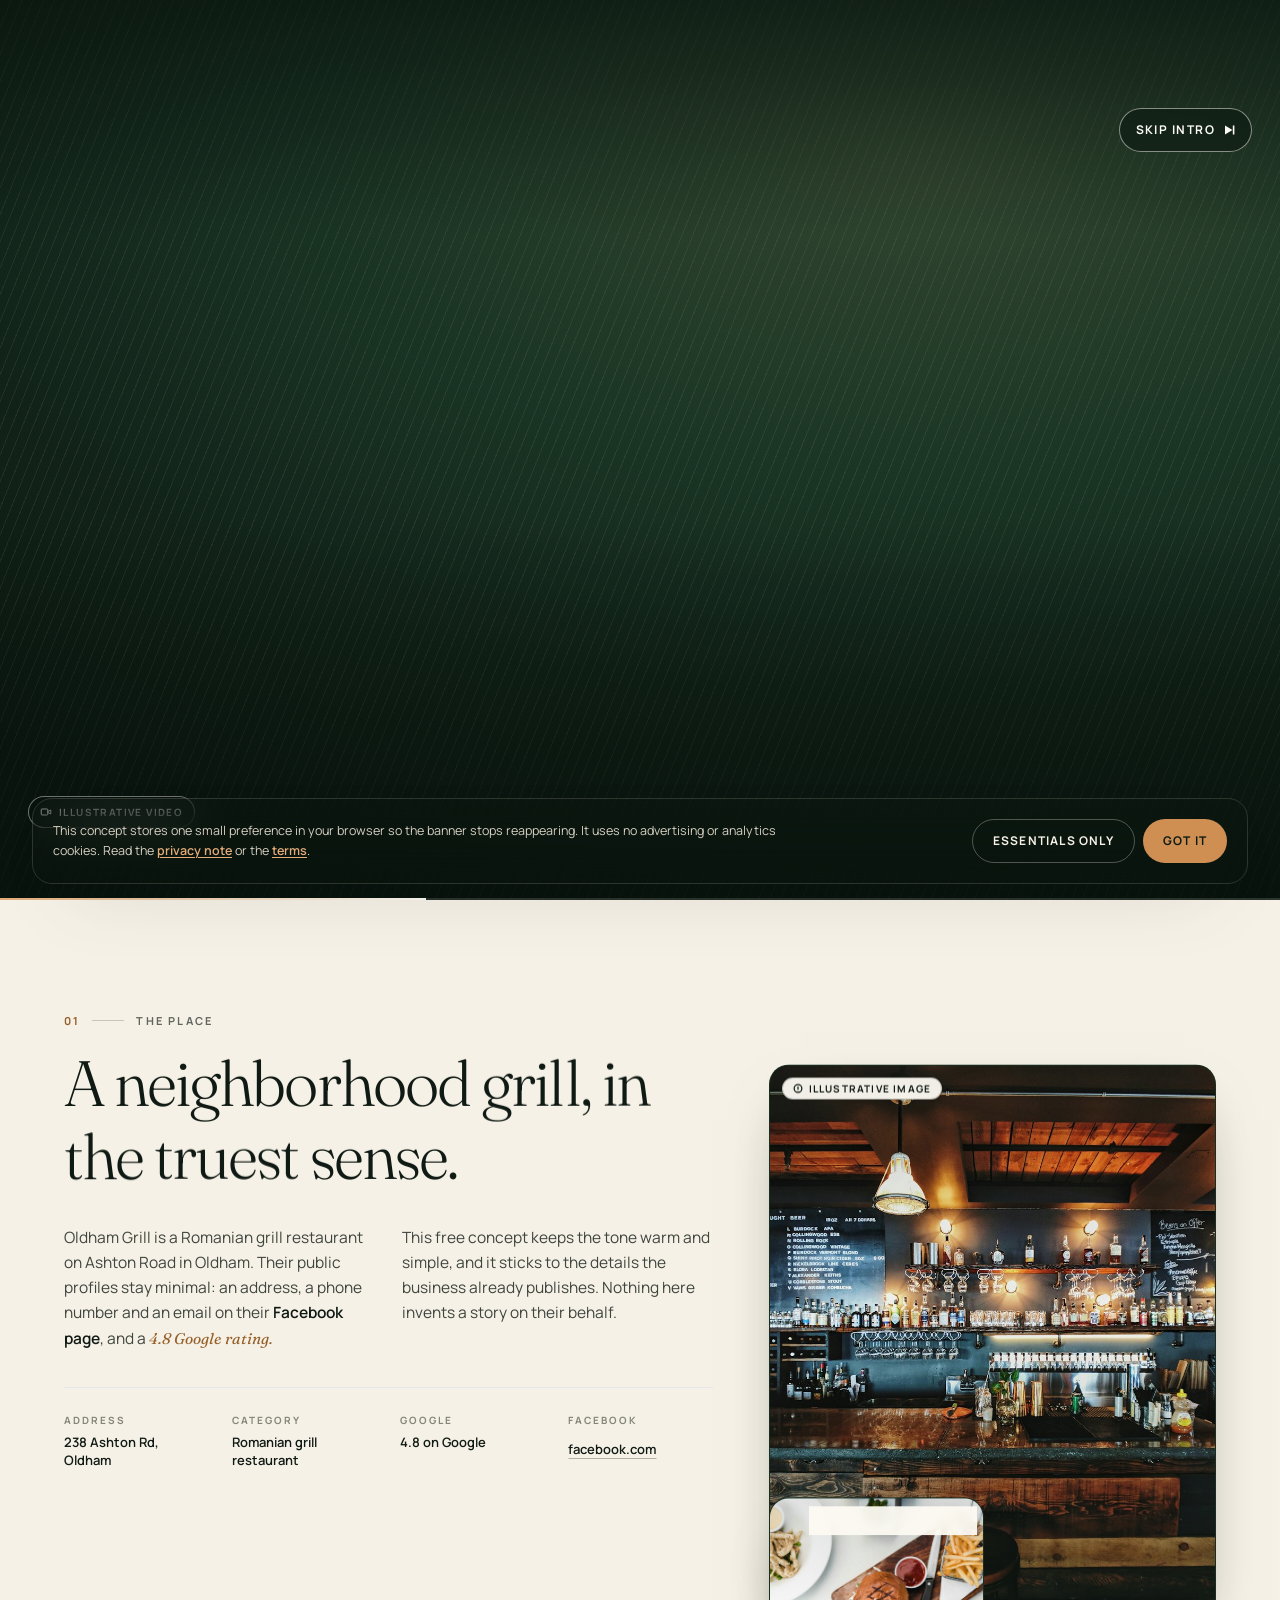
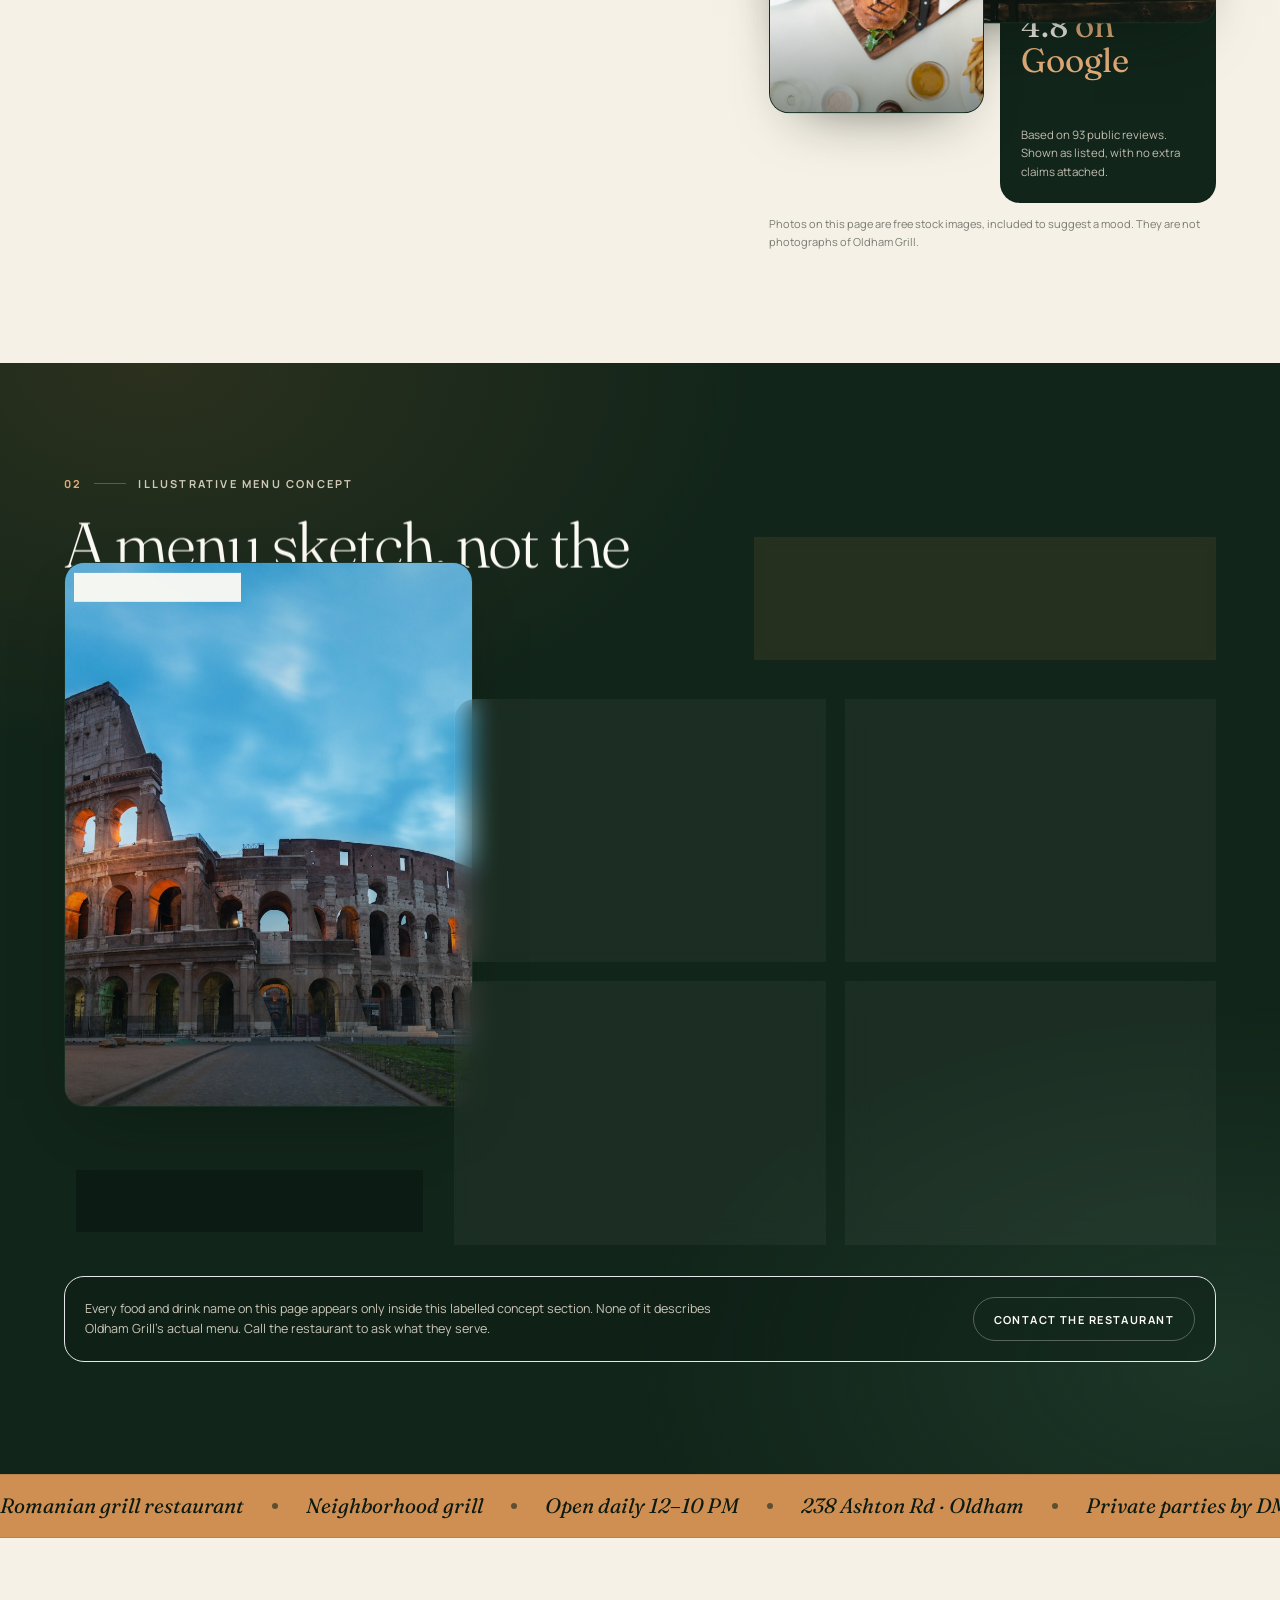
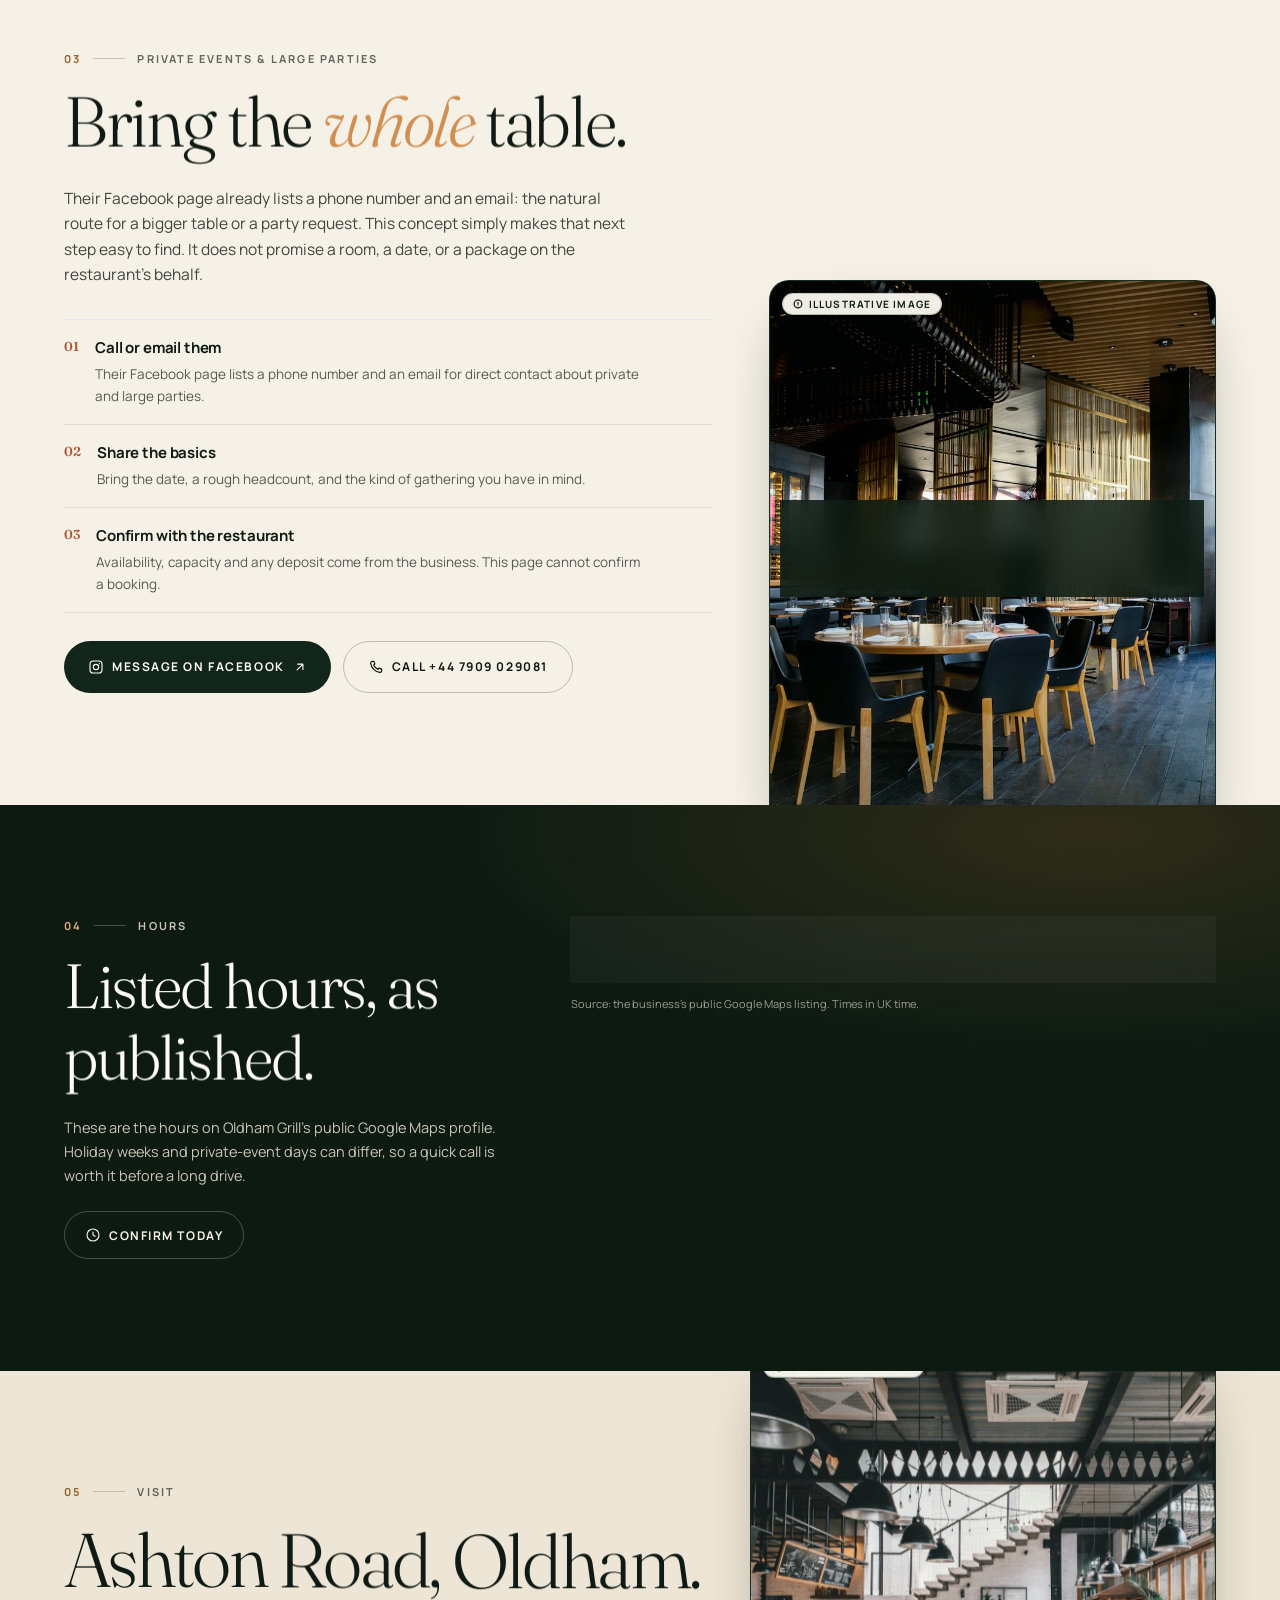
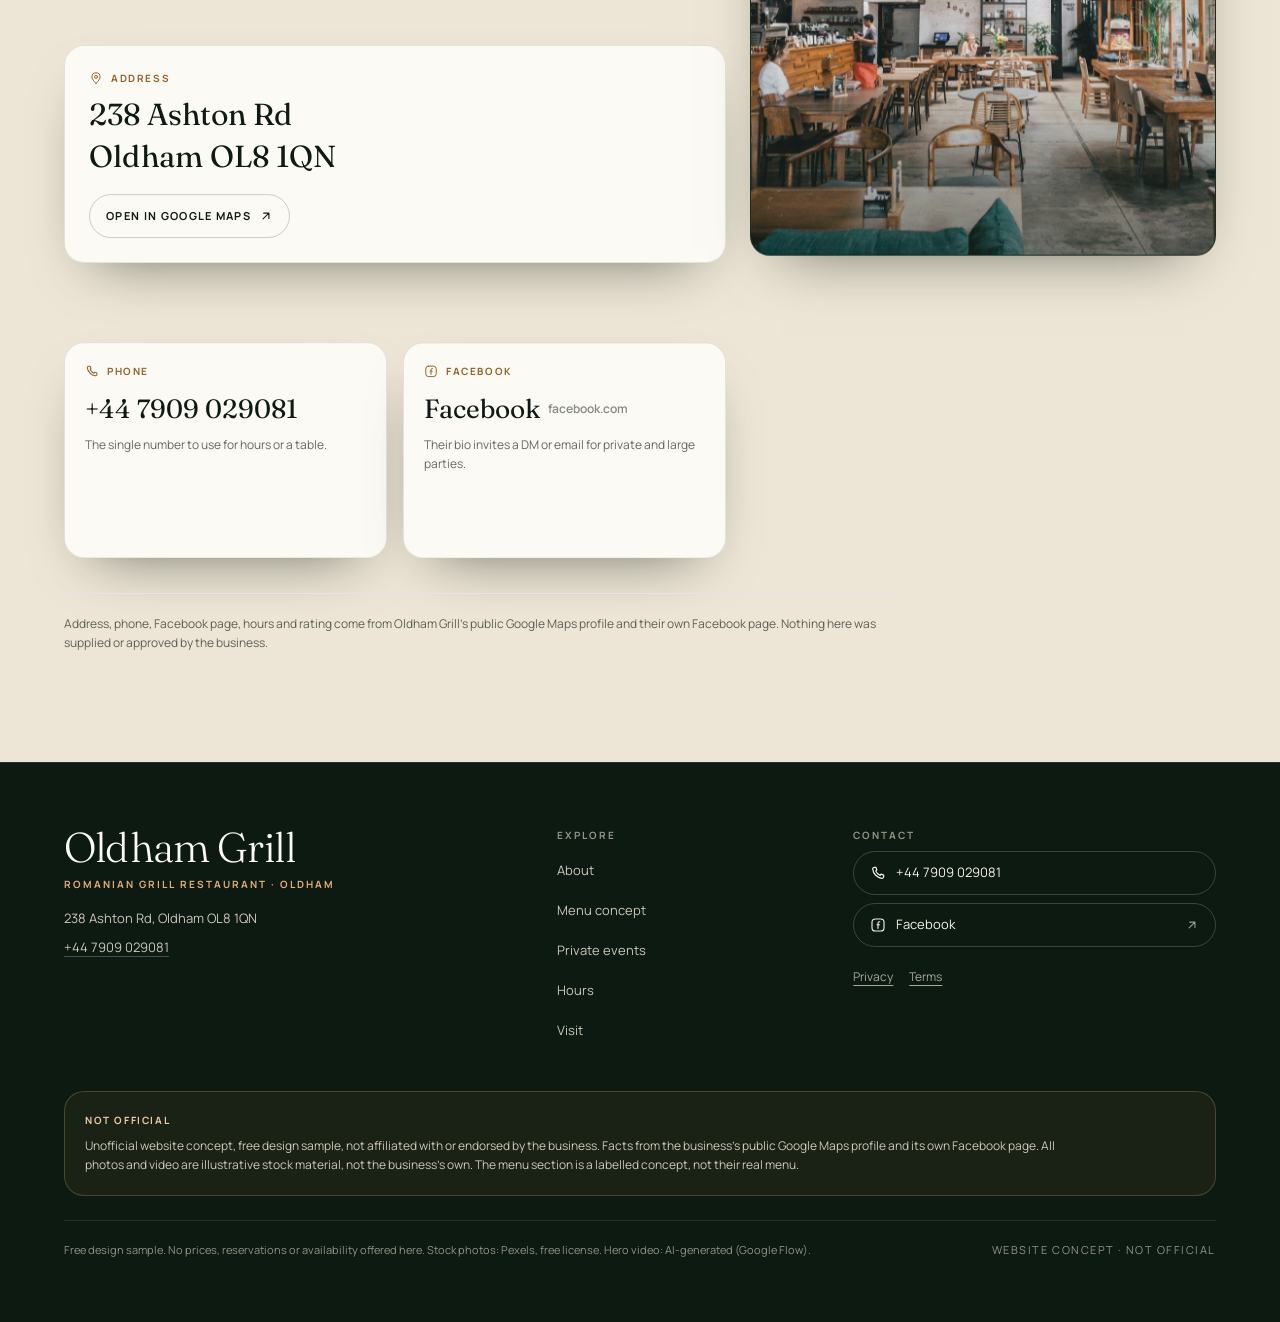
<file: index.html>
<!doctype html>
<html lang="en">
  <head>
    <meta charset="UTF-8" />
    <meta name="viewport" content="width=device-width, initial-scale=1.0" />
    <meta name="robots" content="noindex,nofollow" />
    <meta name="theme-color" content="#0C1A12" />
    <meta
      name="description"
      content="A free, unofficial website concept for Oldham Grill, a Romanian grill restaurant on Ashton Road in Oldham. Not the official website."
    />
    <title>Oldham Grill · Romanian Grill Restaurant · Website Concept (Not Official)</title>

    <!--
      Deep links such as /privacy work on static hosts that fall back to
      index.html (or 404.html). Because the build uses relative asset paths
      (base './'), this snippet points relative URLs back at the app folder
      when the browser lands on a known route one level deep.
    -->
    <script>
      (function () {
        try {
          var path = window.location.pathname
          var match = path.match(/^(.*)\/(privacy|terms)\/?$/)
          if (match) {
            var base = document.createElement('base')
            base.href = (match[1] || '') + '/'
            document.head.appendChild(base)
          }
        } catch (e) {}
      })()
    </script>

    <link
      rel="preload"
      href="./assets/fonts/fraunces-normal.woff2"
      as="font"
      type="font/woff2"
      crossorigin
    />
    <link
      rel="preload"
      href="./assets/fonts/manrope-normal.woff2"
      as="font"
      type="font/woff2"
      crossorigin
    />
    <link rel="stylesheet" href="./assets/fonts/fonts.css" />
    <script type="module" crossorigin src="./static/index-BShz_Dxt.js"></script>
    <link rel="stylesheet" crossorigin href="./static/index-CjeqylPV.css">
  </head>
  <body>
    <div id="root"></div>
  </body>
</html>
</file>
<file: assets/fonts/fonts.css>
@font-face {
  font-family: 'Fraunces';
  font-style: normal;
  font-weight: 300 700;
  font-display: swap;
  src: url('./fraunces-normal.woff2') format('woff2');
}

@font-face {
  font-family: 'Fraunces';
  font-style: italic;
  font-weight: 300 600;
  font-display: swap;
  src: url('./fraunces-italic.woff2') format('woff2');
}

@font-face {
  font-family: 'Manrope';
  font-style: normal;
  font-weight: 300 800;
  font-display: swap;
  src: url('./manrope-normal.woff2') format('woff2');
}
</file>
<file: static/index-CjeqylPV.css>
*,:after,:before{--tw-border-spacing-x:0;--tw-border-spacing-y:0;--tw-translate-x:0;--tw-translate-y:0;--tw-rotate:0;--tw-skew-x:0;--tw-skew-y:0;--tw-scale-x:1;--tw-scale-y:1;--tw-pan-x: ;--tw-pan-y: ;--tw-pinch-zoom: ;--tw-scroll-snap-strictness:proximity;--tw-gradient-from-position: ;--tw-gradient-via-position: ;--tw-gradient-to-position: ;--tw-ordinal: ;--tw-slashed-zero: ;--tw-numeric-figure: ;--tw-numeric-spacing: ;--tw-numeric-fraction: ;--tw-ring-inset: ;--tw-ring-offset-width:0px;--tw-ring-offset-color:#fff;--tw-ring-color:rgba(59,130,246,.5);--tw-ring-offset-shadow:0 0 #0000;--tw-ring-shadow:0 0 #0000;--tw-shadow:0 0 #0000;--tw-shadow-colored:0 0 #0000;--tw-blur: ;--tw-brightness: ;--tw-contrast: ;--tw-grayscale: ;--tw-hue-rotate: ;--tw-invert: ;--tw-saturate: ;--tw-sepia: ;--tw-drop-shadow: ;--tw-backdrop-blur: ;--tw-backdrop-brightness: ;--tw-backdrop-contrast: ;--tw-backdrop-grayscale: ;--tw-backdrop-hue-rotate: ;--tw-backdrop-invert: ;--tw-backdrop-opacity: ;--tw-backdrop-saturate: ;--tw-backdrop-sepia: ;--tw-contain-size: ;--tw-contain-layout: ;--tw-contain-paint: ;--tw-contain-style: }::backdrop{--tw-border-spacing-x:0;--tw-border-spacing-y:0;--tw-translate-x:0;--tw-translate-y:0;--tw-rotate:0;--tw-skew-x:0;--tw-skew-y:0;--tw-scale-x:1;--tw-scale-y:1;--tw-pan-x: ;--tw-pan-y: ;--tw-pinch-zoom: ;--tw-scroll-snap-strictness:proximity;--tw-gradient-from-position: ;--tw-gradient-via-position: ;--tw-gradient-to-position: ;--tw-ordinal: ;--tw-slashed-zero: ;--tw-numeric-figure: ;--tw-numeric-spacing: ;--tw-numeric-fraction: ;--tw-ring-inset: ;--tw-ring-offset-width:0px;--tw-ring-offset-color:#fff;--tw-ring-color:rgba(59,130,246,.5);--tw-ring-offset-shadow:0 0 #0000;--tw-ring-shadow:0 0 #0000;--tw-shadow:0 0 #0000;--tw-shadow-colored:0 0 #0000;--tw-blur: ;--tw-brightness: ;--tw-contrast: ;--tw-grayscale: ;--tw-hue-rotate: ;--tw-invert: ;--tw-saturate: ;--tw-sepia: ;--tw-drop-shadow: ;--tw-backdrop-blur: ;--tw-backdrop-brightness: ;--tw-backdrop-contrast: ;--tw-backdrop-grayscale: ;--tw-backdrop-hue-rotate: ;--tw-backdrop-invert: ;--tw-backdrop-opacity: ;--tw-backdrop-saturate: ;--tw-backdrop-sepia: ;--tw-contain-size: ;--tw-contain-layout: ;--tw-contain-paint: ;--tw-contain-style: }/*! tailwindcss v3.4.19 | MIT License | https://tailwindcss.com*/*,:after,:before{box-sizing:border-box;border:0 solid #e5e7eb}:after,:before{--tw-content:""}:host,html{line-height:1.5;-webkit-text-size-adjust:100%;-moz-tab-size:4;-o-tab-size:4;tab-size:4;font-family:Manrope,system-ui,-apple-system,Segoe UI,sans-serif;font-feature-settings:normal;font-variation-settings:normal;-webkit-tap-highlight-color:transparent}body{margin:0;line-height:inherit}hr{height:0;color:inherit;border-top-width:1px}abbr:where([title]){-webkit-text-decoration:underline dotted;text-decoration:underline dotted}h1,h2,h3,h4,h5,h6{font-size:inherit;font-weight:inherit}a{color:inherit;text-decoration:inherit}b,strong{font-weight:bolder}code,kbd,pre,samp{font-family:ui-monospace,SFMono-Regular,Menlo,Monaco,Consolas,Liberation Mono,Courier New,monospace;font-feature-settings:normal;font-variation-settings:normal;font-size:1em}small{font-size:80%}sub,sup{font-size:75%;line-height:0;position:relative;vertical-align:baseline}sub{bottom:-.25em}sup{top:-.5em}table{text-indent:0;border-color:inherit;border-collapse:collapse}button,input,optgroup,select,textarea{font-family:inherit;font-feature-settings:inherit;font-variation-settings:inherit;font-size:100%;font-weight:inherit;line-height:inherit;letter-spacing:inherit;color:inherit;margin:0;padding:0}button,select{text-transform:none}button,input:where([type=button]),input:where([type=reset]),input:where([type=submit]){-webkit-appearance:button;background-color:transparent;background-image:none}:-moz-focusring{outline:auto}:-moz-ui-invalid{box-shadow:none}progress{vertical-align:baseline}::-webkit-inner-spin-button,::-webkit-outer-spin-button{height:auto}[type=search]{-webkit-appearance:textfield;outline-offset:-2px}::-webkit-search-decoration{-webkit-appearance:none}::-webkit-file-upload-button{-webkit-appearance:button;font:inherit}summary{display:list-item}blockquote,dd,dl,figure,h1,h2,h3,h4,h5,h6,hr,p,pre{margin:0}fieldset{margin:0}fieldset,legend{padding:0}menu,ol,ul{list-style:none;margin:0;padding:0}dialog{padding:0}textarea{resize:vertical}input::-moz-placeholder,textarea::-moz-placeholder{opacity:1;color:#9ca3af}input::placeholder,textarea::placeholder{opacity:1;color:#9ca3af}[role=button],button{cursor:pointer}:disabled{cursor:default}audio,canvas,embed,iframe,img,object,svg,video{display:block;vertical-align:middle}img,video{max-width:100%;height:auto}[hidden]:where(:not([hidden=until-found])){display:none}.sr-only{position:absolute;width:1px;height:1px;padding:0;margin:-1px;overflow:hidden;clip:rect(0,0,0,0);white-space:nowrap;border-width:0}.pointer-events-none{pointer-events:none}.visible{visibility:visible}.static{position:static}.fixed{position:fixed}.absolute{position:absolute}.relative{position:relative}.sticky{position:sticky}.inset-0{top:0;right:0;bottom:0;left:0}.inset-x-0{left:0;right:0}.inset-x-3{left:.75rem;right:.75rem}.inset-x-\[12\%\]{left:12%;right:12%}.inset-x-\[16\%\]{left:16%;right:16%}.bottom-0{bottom:0}.bottom-2{bottom:.5rem}.bottom-3{bottom:.75rem}.bottom-4{bottom:1rem}.bottom-\[14\%\]{bottom:14%}.left-0{left:0}.left-1\/2{left:50%}.left-3{left:.75rem}.left-4{left:1rem}.right-0{right:0}.right-2\.5{right:.625rem}.right-4{right:1rem}.top-0{top:0}.top-1\.5{top:.375rem}.top-2\.5{top:.625rem}.top-3{top:.75rem}.top-4{top:1rem}.top-\[14\%\]{top:14%}.top-\[18\%\]{top:18%}.top-\[22\%\]{top:22%}.top-\[26\%\]{top:26%}.top-\[8\%\]{top:8%}.top-\[var\(--banner-h\)\]{top:var(--banner-h)}.isolate{isolation:isolate}.-z-10{z-index:-10}.z-10{z-index:10}.z-20{z-index:20}.z-40{z-index:40}.z-50{z-index:50}.z-\[45\]{z-index:45}.mx-auto{margin-left:auto;margin-right:auto}.mb-6{margin-bottom:1.5rem}.ml-2{margin-left:.5rem}.ml-auto{margin-left:auto}.mt-1{margin-top:.25rem}.mt-1\.5{margin-top:.375rem}.mt-10{margin-top:2.5rem}.mt-12{margin-top:3rem}.mt-2{margin-top:.5rem}.mt-3{margin-top:.75rem}.mt-4{margin-top:1rem}.mt-5{margin-top:1.25rem}.mt-6{margin-top:1.5rem}.mt-7{margin-top:1.75rem}.mt-8{margin-top:2rem}.mt-9{margin-top:2.25rem}.block{display:block}.inline-block{display:inline-block}.flex{display:flex}.inline-flex{display:inline-flex}.table{display:table}.grid{display:grid}.hidden{display:none}.aspect-\[4\/3\]{aspect-ratio:4/3}.aspect-\[4\/5\]{aspect-ratio:4/5}.aspect-square{aspect-ratio:1/1}.h-1{height:.25rem}.h-1\.5{height:.375rem}.h-1\/2{height:50%}.h-1\/3{height:33.333333%}.h-11{height:2.75rem}.h-12{height:3rem}.h-16{height:4rem}.h-2{height:.5rem}.h-2\.5{height:.625rem}.h-24{height:6rem}.h-3{height:.75rem}.h-3\.5{height:.875rem}.h-4{height:1rem}.h-5{height:1.25rem}.h-9{height:2.25rem}.h-\[1\.6px\]{height:1.6px}.h-\[16\%\]{height:16%}.h-\[24\%\]{height:24%}.h-\[42\%\]{height:42%}.h-\[46\%\]{height:46%}.h-\[6\%\]{height:6%}.h-\[62\%\]{height:62%}.h-\[70\%\]{height:70%}.h-\[74\%\]{height:74%}.h-\[88\%\]{height:88%}.h-\[var\(--banner-h\)\]{height:var(--banner-h)}.h-\[var\(--header-h\)\]{height:var(--header-h)}.h-full{height:100%}.h-px{height:1px}.min-h-\[100svh\]{min-height:100svh}.min-h-\[32px\]{min-height:32px}.min-h-\[36px\]{min-height:36px}.min-h-\[40px\]{min-height:40px}.min-h-\[44px\]{min-height:44px}.min-h-\[48px\]{min-height:48px}.min-h-\[52px\]{min-height:52px}.min-h-\[54px\]{min-height:54px}.min-h-screen{min-height:100vh}.w-1{width:.25rem}.w-1\.5{width:.375rem}.w-11{width:2.75rem}.w-12{width:3rem}.w-2{width:.5rem}.w-2\.5{width:.625rem}.w-24{width:6rem}.w-3{width:.75rem}.w-3\.5{width:.875rem}.w-4{width:1rem}.w-5{width:1.25rem}.w-6{width:1.5rem}.w-8{width:2rem}.w-9{width:2.25rem}.w-\[38\%\]{width:38%}.w-\[52\%\]{width:52%}.w-full{width:100%}.w-max{width:-moz-max-content;width:max-content}.w-px{width:1px}.max-w-\[18ch\]{max-width:18ch}.max-w-\[20ch\]{max-width:20ch}.max-w-\[22ch\]{max-width:22ch}.max-w-\[24rem\]{max-width:24rem}.max-w-\[26rem\]{max-width:26rem}.max-w-\[27rem\]{max-width:27rem}.max-w-\[34rem\]{max-width:34rem}.max-w-\[36rem\]{max-width:36rem}.max-w-\[42rem\]{max-width:42rem}.max-w-\[46rem\]{max-width:46rem}.max-w-\[52rem\]{max-width:52rem}.max-w-\[54rem\]{max-width:54rem}.max-w-\[62rem\]{max-width:62rem}.max-w-shell{max-width:76rem}.flex-1{flex:1 1 0%}.shrink-0{flex-shrink:0}.origin-bottom{transform-origin:bottom}.origin-left{transform-origin:left}.-translate-x-1\/2{--tw-translate-x:-50%}.-rotate-45,.-translate-x-1\/2{transform:translate(var(--tw-translate-x),var(--tw-translate-y)) rotate(var(--tw-rotate)) skew(var(--tw-skew-x)) skewY(var(--tw-skew-y)) scaleX(var(--tw-scale-x)) scaleY(var(--tw-scale-y))}.-rotate-45{--tw-rotate:-45deg}.rotate-180{--tw-rotate:180deg}.rotate-180,.rotate-45{transform:translate(var(--tw-translate-x),var(--tw-translate-y)) rotate(var(--tw-rotate)) skew(var(--tw-skew-x)) skewY(var(--tw-skew-y)) scaleX(var(--tw-scale-x)) scaleY(var(--tw-scale-y))}.rotate-45{--tw-rotate:45deg}.scale-x-0{--tw-scale-x:0}.scale-x-0,.transform{transform:translate(var(--tw-translate-x),var(--tw-translate-y)) rotate(var(--tw-rotate)) skew(var(--tw-skew-x)) skewY(var(--tw-skew-y)) scaleX(var(--tw-scale-x)) scaleY(var(--tw-scale-y))}.cursor-pointer{cursor:pointer}.resize{resize:both}.grid-cols-2{grid-template-columns:repeat(2,minmax(0,1fr))}.grid-cols-\[auto_1fr\]{grid-template-columns:auto 1fr}.flex-col{flex-direction:column}.flex-wrap{flex-wrap:wrap}.items-start{align-items:flex-start}.items-end{align-items:flex-end}.items-center{align-items:center}.items-baseline{align-items:baseline}.justify-end{justify-content:flex-end}.justify-center{justify-content:center}.justify-between{justify-content:space-between}.gap-0\.5{gap:.125rem}.gap-1\.5{gap:.375rem}.gap-10{gap:2.5rem}.gap-2{gap:.5rem}.gap-2\.5{gap:.625rem}.gap-3{gap:.75rem}.gap-4{gap:1rem}.gap-5{gap:1.25rem}.gap-6{gap:1.5rem}.gap-7{gap:1.75rem}.gap-8{gap:2rem}.gap-9{gap:2.25rem}.gap-x-4{-moz-column-gap:1rem;column-gap:1rem}.gap-x-5{-moz-column-gap:1.25rem;column-gap:1.25rem}.gap-x-6{-moz-column-gap:1.5rem;column-gap:1.5rem}.gap-y-1{row-gap:.25rem}.gap-y-2{row-gap:.5rem}.gap-y-5{row-gap:1.25rem}.space-y-7>:not([hidden])~:not([hidden]){--tw-space-y-reverse:0;margin-top:calc(1.75rem*(1 - var(--tw-space-y-reverse)));margin-bottom:calc(1.75rem*var(--tw-space-y-reverse))}.overflow-hidden,.truncate{overflow:hidden}.truncate{text-overflow:ellipsis}.truncate,.whitespace-nowrap{white-space:nowrap}.rounded{border-radius:.25rem}.rounded-2xl{border-radius:1rem}.rounded-card{border-radius:1.25rem}.rounded-full{border-radius:9999px}.rounded-sm{border-radius:.125rem}.rounded-xl{border-radius:.75rem}.rounded-b-md{border-bottom-right-radius:.375rem;border-bottom-left-radius:.375rem}.rounded-t-full{border-top-left-radius:9999px;border-top-right-radius:9999px}.rounded-t-md{border-top-left-radius:.375rem;border-top-right-radius:.375rem}.rounded-t-sm{border-top-left-radius:.125rem;border-top-right-radius:.125rem}.border{border-width:1px}.border-y{border-top-width:1px}.border-b,.border-y{border-bottom-width:1px}.border-t{border-top-width:1px}.border-bone-100\/10{border-color:#f6f0e51a}.border-bone-100\/15{border-color:#f6f0e526}.border-bone-100\/20{border-color:#f6f0e533}.border-bone-100\/25{border-color:#f6f0e540}.border-bone-100\/30{border-color:#f6f0e54d}.border-bone-100\/40{border-color:#f6f0e566}.border-bottle-950\/10{border-color:#0c1a121a}.border-copper-300\/25{border-color:#e2ac7840}.border-copper-300\/35{border-color:#e2ac7859}.border-copper-500\/25{border-color:#b8733340}.border-copper-500\/30{border-color:#b873334d}.border-copper-500\/40{border-color:#b8733366}.border-ink\/10{border-color:#101a141a}.border-ink\/20{border-color:#101a1433}.border-ink\/25{border-color:#101a1440}.border-transparent{border-color:transparent}.bg-amber-200{--tw-bg-opacity:1;background-color:rgb(253 230 138/var(--tw-bg-opacity,1))}.bg-amber-200\/80{background-color:#fde68bcc}.bg-amber-300{--tw-bg-opacity:1;background-color:rgb(252 211 77/var(--tw-bg-opacity,1))}.bg-amber-300\/70{background-color:#fcd34db3}.bg-amber-400{--tw-bg-opacity:1;background-color:rgb(251 191 36/var(--tw-bg-opacity,1))}.bg-amber-400\/20{background-color:#fbbf2433}.bg-bone-100{--tw-bg-opacity:1;background-color:rgb(246 241 230/var(--tw-bg-opacity,1))}.bg-bone-100\/15{background-color:#f6f0e526}.bg-bone-100\/25{background-color:#f6f0e540}.bg-bone-200{--tw-bg-opacity:1;background-color:rgb(237 229 213/var(--tw-bg-opacity,1))}.bg-bone-50{--tw-bg-opacity:1;background-color:rgb(252 250 244/var(--tw-bg-opacity,1))}.bg-bone-50\/80{background-color:#fcfaf3cc}.bg-bone-50\/95{background-color:#fcfaf3f2}.bg-bone-50\/\[0\.045\]{background-color:#fcfaf30b}.bg-bone-50\/\[0\.04\]{background-color:#fcfaf30a}.bg-bottle-800{--tw-bg-opacity:1;background-color:rgb(24 49 35/var(--tw-bg-opacity,1))}.bg-bottle-900{--tw-bg-opacity:1;background-color:rgb(18 37 26/var(--tw-bg-opacity,1))}.bg-bottle-900\/60{background-color:#12251a99}.bg-bottle-900\/90{background-color:#12251ae6}.bg-bottle-950{--tw-bg-opacity:1;background-color:rgb(12 26 18/var(--tw-bg-opacity,1))}.bg-bottle-950\/30{background-color:#0c1a124d}.bg-bottle-950\/40{background-color:#0c1a1266}.bg-bottle-950\/80{background-color:#0c1a12cc}.bg-bottle-950\/85{background-color:#0c1a12d9}.bg-copper-300{--tw-bg-opacity:1;background-color:rgb(227 172 121/var(--tw-bg-opacity,1))}.bg-copper-400{--tw-bg-opacity:1;background-color:rgb(208 143 82/var(--tw-bg-opacity,1))}.bg-copper-400\/10{background-color:#d08f521a}.bg-copper-400\/15{background-color:#d08f5226}.bg-copper-400\/\[0\.07\]{background-color:#d08f5212}.bg-copper-500{--tw-bg-opacity:1;background-color:rgb(184 115 51/var(--tw-bg-opacity,1))}.bg-current{background-color:currentColor}.bg-green-700\/80{background-color:#15803dcc}.bg-green-950{--tw-bg-opacity:1;background-color:rgb(5 46 22/var(--tw-bg-opacity,1))}.bg-ink{--tw-bg-opacity:1;background-color:rgb(16 26 20/var(--tw-bg-opacity,1))}.bg-ink\/20{background-color:#101a1433}.bg-ink\/25{background-color:#101a1440}.bg-ink\/35{background-color:#101a1459}.bg-ink\/40{background-color:#101a1466}.bg-ink\/5{background-color:#101a140d}.bg-ink\/75{background-color:#101a14bf}.bg-transparent{background-color:transparent}.bg-\[linear-gradient\(180deg\,transparent\,rgba\(224\,162\,46\,\.16\)\)\]{background-image:linear-gradient(180deg,transparent,rgba(224,162,46,.16))}.bg-\[radial-gradient\(110\%_80\%_at_72\%_18\%\,\#4A3318_0\%\,\#2C4433_38\%\,\#17251C_66\%\,\#0B120D_100\%\)\]{background-image:radial-gradient(110% 80% at 72% 18%,#4a3318 0,#2c4433 38%,#17251c 66%,#0b120d)}.bg-\[radial-gradient\(120\%_100\%_at_30\%_10\%\,\#3B5238\,\#183123_60\%\,\#0C1A12\)\]{background-image:radial-gradient(120% 100% at 30% 10%,#3b5238,#183123 60%,#0c1a12)}.bg-\[radial-gradient\(120\%_140\%_at_50\%_-20\%\,\#3A2A17_0\%\,\#17251C_60\%\,\#0B120D_100\%\)\]{background-image:radial-gradient(120% 140% at 50% -20%,#3a2a17 0,#17251c 60%,#0b120d)}.bg-\[radial-gradient\(60\%_45\%_at_22\%_82\%\,rgba\(224\,162\,46\,\.22\)\,transparent_70\%\)\]{background-image:radial-gradient(60% 45% at 22% 82%,rgba(224,162,46,.22),transparent 70%)}.bg-\[radial-gradient\(90\%_70\%_at_30\%_20\%\,\#3A2A17_0\%\,\#17251C_55\%\,\#0B120D_100\%\)\]{background-image:radial-gradient(90% 70% at 30% 20%,#3a2a17 0,#17251c 55%,#0b120d)}.bg-gradient-to-b{background-image:linear-gradient(to bottom,var(--tw-gradient-stops))}.bg-gradient-to-t{background-image:linear-gradient(to top,var(--tw-gradient-stops))}.from-amber-400\/60{--tw-gradient-from:rgba(251,191,36,.6) var(--tw-gradient-from-position);--tw-gradient-to:rgba(251,191,36,0) var(--tw-gradient-to-position);--tw-gradient-stops:var(--tw-gradient-from),var(--tw-gradient-to)}.from-bottle-950\/45{--tw-gradient-from:rgba(12,26,18,.45) var(--tw-gradient-from-position);--tw-gradient-to:rgba(12,26,18,0) var(--tw-gradient-to-position);--tw-gradient-stops:var(--tw-gradient-from),var(--tw-gradient-to)}.from-green-800{--tw-gradient-from:#166534 var(--tw-gradient-from-position);--tw-gradient-to:rgba(22,101,52,0) var(--tw-gradient-to-position);--tw-gradient-stops:var(--tw-gradient-from),var(--tw-gradient-to)}.from-ink{--tw-gradient-from:#101a14 var(--tw-gradient-from-position);--tw-gradient-to:rgba(16,26,20,0) var(--tw-gradient-to-position);--tw-gradient-stops:var(--tw-gradient-from),var(--tw-gradient-to)}.from-ink\/80{--tw-gradient-from:rgba(16,26,20,.8) var(--tw-gradient-from-position);--tw-gradient-to:rgba(16,26,20,0) var(--tw-gradient-to-position);--tw-gradient-stops:var(--tw-gradient-from),var(--tw-gradient-to)}.from-transparent{--tw-gradient-from:transparent var(--tw-gradient-from-position);--tw-gradient-to:transparent var(--tw-gradient-to-position);--tw-gradient-stops:var(--tw-gradient-from),var(--tw-gradient-to)}.via-amber-300\/25{--tw-gradient-to:rgba(252,211,77,0) var(--tw-gradient-to-position);--tw-gradient-stops:var(--tw-gradient-from),rgba(252,211,77,.25) var(--tw-gradient-via-position),var(--tw-gradient-to)}.via-amber-400\/70{--tw-gradient-to:rgba(251,191,36,0) var(--tw-gradient-to-position);--tw-gradient-stops:var(--tw-gradient-from),rgba(251,191,36,.7) var(--tw-gradient-via-position),var(--tw-gradient-to)}.via-ink\/50{--tw-gradient-to:rgba(16,26,20,0) var(--tw-gradient-to-position);--tw-gradient-stops:var(--tw-gradient-from),rgba(16,26,20,.5) var(--tw-gradient-via-position),var(--tw-gradient-to)}.via-transparent{--tw-gradient-to:transparent var(--tw-gradient-to-position);--tw-gradient-stops:var(--tw-gradient-from),transparent var(--tw-gradient-via-position),var(--tw-gradient-to)}.to-bottle-950\/10{--tw-gradient-to:rgba(12,26,18,.1) var(--tw-gradient-to-position)}.to-green-950{--tw-gradient-to:#052e16 var(--tw-gradient-to-position)}.to-transparent{--tw-gradient-to:transparent var(--tw-gradient-to-position)}.object-cover{-o-object-fit:cover;object-fit:cover}.p-3{padding:.75rem}.p-4{padding:1rem}.p-5{padding:1.25rem}.px-1{padding-left:.25rem;padding-right:.25rem}.px-2{padding-left:.5rem;padding-right:.5rem}.px-2\.5{padding-left:.625rem;padding-right:.625rem}.px-3{padding-left:.75rem;padding-right:.75rem}.px-4{padding-left:1rem;padding-right:1rem}.px-5{padding-left:1.25rem;padding-right:1.25rem}.px-6{padding-left:1.5rem;padding-right:1.5rem}.px-7{padding-left:1.75rem;padding-right:1.75rem}.px-8{padding-left:2rem;padding-right:2rem}.py-0\.5{padding-top:.125rem;padding-bottom:.125rem}.py-1\.5{padding-top:.375rem;padding-bottom:.375rem}.py-12{padding-top:3rem;padding-bottom:3rem}.py-16{padding-top:4rem;padding-bottom:4rem}.py-2{padding-top:.5rem;padding-bottom:.5rem}.py-3\.5{padding-top:.875rem;padding-bottom:.875rem}.py-4{padding-top:1rem;padding-bottom:1rem}.py-\[5px\]{padding-top:5px;padding-bottom:5px}.pb-16{padding-bottom:4rem}.pb-20{padding-bottom:5rem}.pb-3{padding-bottom:.75rem}.pb-5{padding-bottom:1.25rem}.pb-6{padding-bottom:1.5rem}.pb-\[0\.06em\]{padding-bottom:.06em}.pb-\[0\.12em\]{padding-bottom:.12em}.pb-\[12\%\]{padding-bottom:12%}.pt-2{padding-top:.5rem}.pt-28{padding-top:7rem}.pt-5{padding-top:1.25rem}.pt-6{padding-top:1.5rem}.pt-8{padding-top:2rem}.text-center{text-align:center}.align-bottom{vertical-align:bottom}.font-display{font-family:Fraunces,Georgia,serif}.font-sans{font-family:Manrope,system-ui,-apple-system,Segoe UI,sans-serif}.text-\[1\.4rem\]{font-size:1.4rem}.text-\[10px\]{font-size:10px}.text-\[11\.5px\]{font-size:11.5px}.text-\[11px\]{font-size:11px}.text-\[12\.5px\]{font-size:12.5px}.text-\[12px\]{font-size:12px}.text-\[13\.5px\]{font-size:13.5px}.text-\[13px\]{font-size:13px}.text-\[14\.5px\]{font-size:14.5px}.text-\[14px\]{font-size:14px}.text-\[15\.5px\]{font-size:15.5px}.text-\[15px\]{font-size:15px}.text-\[19px\]{font-size:19px}.text-\[21px\]{font-size:21px}.text-\[9px\]{font-size:9px}.text-\[clamp\(1\.25rem\,2\.2vw\,1\.6rem\)\]{font-size:clamp(1.25rem,2.2vw,1.6rem)}.text-\[clamp\(1\.2rem\,2\.4vw\,1\.6rem\)\]{font-size:clamp(1.2rem,2.4vw,1.6rem)}.text-\[clamp\(1\.3rem\,2\.4vw\,1\.65rem\)\]{font-size:clamp(1.3rem,2.4vw,1.65rem)}.text-\[clamp\(1\.3rem\,2\.4vw\,1\.75rem\)\]{font-size:clamp(1.3rem,2.4vw,1.75rem)}.text-\[clamp\(1\.4rem\,2\.6vw\,1\.9rem\)\]{font-size:clamp(1.4rem,2.6vw,1.9rem)}.text-\[clamp\(1\.6rem\,3vw\,2\.1rem\)\]{font-size:clamp(1.6rem,3vw,2.1rem)}.text-\[clamp\(1\.9rem\,3\.6vw\,2\.6rem\)\]{font-size:clamp(1.9rem,3.6vw,2.6rem)}.text-\[clamp\(1rem\,2\.1vw\,1\.25rem\)\]{font-size:clamp(1rem,2.1vw,1.25rem)}.text-\[clamp\(1rem\,2vw\,1\.3rem\)\]{font-size:clamp(1rem,2vw,1.3rem)}.text-\[clamp\(2\.1rem\,5\.2vw\,4rem\)\]{font-size:clamp(2.1rem,5.2vw,4rem)}.text-\[clamp\(2\.1rem\,5vw\,3\.4rem\)\]{font-size:clamp(2.1rem,5vw,3.4rem)}.text-\[clamp\(2\.2rem\,5\.2vw\,3\.9rem\)\]{font-size:clamp(2.2rem,5.2vw,3.9rem)}.text-\[clamp\(2\.3rem\,5\.6vw\,4\.4rem\)\]{font-size:clamp(2.3rem,5.6vw,4.4rem)}.text-\[clamp\(2\.3rem\,6vw\,4\.75rem\)\]{font-size:clamp(2.3rem,6vw,4.75rem)}.text-\[clamp\(3\.1rem\,13vw\,8\.75rem\)\]{font-size:clamp(3.1rem,13vw,8.75rem)}.font-bold{font-weight:700}.font-extrabold{font-weight:800}.font-light{font-weight:300}.font-medium{font-weight:500}.font-semibold{font-weight:600}.uppercase{text-transform:uppercase}.italic{font-style:italic}.not-italic{font-style:normal}.tabular-nums{--tw-numeric-spacing:tabular-nums;font-variant-numeric:var(--tw-ordinal) var(--tw-slashed-zero) var(--tw-numeric-figure) var(--tw-numeric-spacing) var(--tw-numeric-fraction)}.leading-\[0\.86\]{line-height:.86}.leading-\[0\.99\]{line-height:.99}.leading-\[1\.02\]{line-height:1.02}.leading-\[1\.03\]{line-height:1.03}.leading-\[1\.05\]{line-height:1.05}.leading-\[1\],.leading-none{line-height:1}.leading-relaxed{line-height:1.625}.leading-snug{line-height:1.375}.leading-tight{line-height:1.25}.tracking-\[-0\.01em\]{letter-spacing:-.01em}.tracking-\[-0\.02em\]{letter-spacing:-.02em}.tracking-\[-0\.032em\]{letter-spacing:-.032em}.tracking-\[-0\.035em\]{letter-spacing:-.035em}.tracking-\[-0\.03em\]{letter-spacing:-.03em}.tracking-\[0\.01em\]{letter-spacing:.01em}.tracking-\[0\.08em\]{letter-spacing:.08em}.tracking-\[0\.12em\]{letter-spacing:.12em}.tracking-\[0\.13em\]{letter-spacing:.13em}.tracking-\[0\.14em\]{letter-spacing:.14em}.tracking-\[0\.15em\]{letter-spacing:.15em}.tracking-\[0\.16em\]{letter-spacing:.16em}.tracking-\[0\.1em\]{letter-spacing:.1em}.tracking-label{letter-spacing:.2em}.text-amber-300{--tw-text-opacity:1;color:rgb(252 211 77/var(--tw-text-opacity,1))}.text-bone-100{--tw-text-opacity:1;color:rgb(246 241 230/var(--tw-text-opacity,1))}.text-bone-100\/90{color:#f6f0e5e6}.text-bone-100\/95{color:#f6f0e5f2}.text-bone-200\/60{color:#ede4d499}.text-bone-200\/65{color:#ede4d4a6}.text-bone-200\/70{color:#ede4d4b3}.text-bone-200\/80{color:#ede4d4cc}.text-bone-200\/85{color:#ede4d4d9}.text-bone-200\/90{color:#ede4d4e6}.text-bone-50{--tw-text-opacity:1;color:rgb(252 250 244/var(--tw-text-opacity,1))}.text-bottle-800{--tw-text-opacity:1;color:rgb(24 49 35/var(--tw-text-opacity,1))}.text-bottle-950{--tw-text-opacity:1;color:rgb(12 26 18/var(--tw-text-opacity,1))}.text-clay{--tw-text-opacity:1;color:rgb(169 87 58/var(--tw-text-opacity,1))}.text-copper-200{--tw-text-opacity:1;color:rgb(240 201 164/var(--tw-text-opacity,1))}.text-copper-200\/80{color:#f0c8a3cc}.text-copper-300{--tw-text-opacity:1;color:rgb(227 172 121/var(--tw-text-opacity,1))}.text-copper-400{--tw-text-opacity:1;color:rgb(208 143 82/var(--tw-text-opacity,1))}.text-copper-600{--tw-text-opacity:1;color:rgb(150 96 42/var(--tw-text-opacity,1))}.text-ink{--tw-text-opacity:1;color:rgb(16 26 20/var(--tw-text-opacity,1))}.text-ink\/40{color:#101a1466}.text-ink\/50{color:#101a1480}.text-ink\/55{color:#101a148c}.text-ink\/60{color:#101a1499}.text-ink\/65{color:#101a14a6}.text-ink\/70{color:#101a14b3}.text-ink\/75{color:#101a14bf}.text-ink\/80{color:#101a14cc}.underline{text-decoration-line:underline}.decoration-bone-100\/25{text-decoration-color:#f6f0e540}.decoration-ink\/30{text-decoration-color:#101a144d}.underline-offset-2{text-underline-offset:2px}.underline-offset-4{text-underline-offset:4px}.opacity-0{opacity:0}.opacity-100{opacity:1}.opacity-30{opacity:.3}.opacity-40{opacity:.4}.opacity-60{opacity:.6}.opacity-70{opacity:.7}.opacity-\[0\.13\]{opacity:.13}.shadow-\[0_0_16px_6px_rgba\(242\,200\,121\,\.45\)\]{--tw-shadow:0 0 16px 6px hsla(39,82%,71%,.45);--tw-shadow-colored:0 0 16px 6px var(--tw-shadow-color);box-shadow:var(--tw-ring-offset-shadow,0 0 #0000),var(--tw-ring-shadow,0 0 #0000),var(--tw-shadow)}.shadow-\[0_0_40px_18px_rgba\(224\,162\,46\,\.4\)\]{--tw-shadow:0 0 40px 18px rgba(224,162,46,.4);--tw-shadow-colored:0 0 40px 18px var(--tw-shadow-color);box-shadow:var(--tw-ring-offset-shadow,0 0 #0000),var(--tw-ring-shadow,0 0 #0000),var(--tw-shadow)}.shadow-\[0_12px_30px_-24px_rgba\(8\,20\,13\,0\.6\)\]{--tw-shadow:0 12px 30px -24px rgba(8,20,13,.6);--tw-shadow-colored:0 12px 30px -24px var(--tw-shadow-color);box-shadow:var(--tw-ring-offset-shadow,0 0 #0000),var(--tw-ring-shadow,0 0 #0000),var(--tw-shadow)}.shadow-\[inset_0_0_60px_rgba\(0\,0\,0\,\.55\)\]{--tw-shadow:inset 0 0 60px rgba(0,0,0,.55);--tw-shadow-colored:inset 0 0 60px var(--tw-shadow-color)}.shadow-\[inset_0_0_60px_rgba\(0\,0\,0\,\.55\)\],.shadow-glass{box-shadow:var(--tw-ring-offset-shadow,0 0 #0000),var(--tw-ring-shadow,0 0 #0000),var(--tw-shadow)}.shadow-glass{--tw-shadow:0 24px 60px -32px rgba(8,20,13,.65);--tw-shadow-colored:0 24px 60px -32px var(--tw-shadow-color)}.shadow-lift{--tw-shadow:0 30px 70px -40px rgba(8,20,13,.75);--tw-shadow-colored:0 30px 70px -40px var(--tw-shadow-color)}.shadow-lift,.shadow-sm{box-shadow:var(--tw-ring-offset-shadow,0 0 #0000),var(--tw-ring-shadow,0 0 #0000),var(--tw-shadow)}.shadow-sm{--tw-shadow:0 1px 2px 0 rgba(0,0,0,.05);--tw-shadow-colored:0 1px 2px 0 var(--tw-shadow-color)}.blur{--tw-blur:blur(8px)}.blur,.blur-2xl{filter:var(--tw-blur) var(--tw-brightness) var(--tw-contrast) var(--tw-grayscale) var(--tw-hue-rotate) var(--tw-invert) var(--tw-saturate) var(--tw-sepia) var(--tw-drop-shadow)}.blur-2xl{--tw-blur:blur(40px)}.filter{filter:var(--tw-blur) var(--tw-brightness) var(--tw-contrast) var(--tw-grayscale) var(--tw-hue-rotate) var(--tw-invert) var(--tw-saturate) var(--tw-sepia) var(--tw-drop-shadow)}.backdrop-blur-\[1px\]{--tw-backdrop-blur:blur(1px)}.backdrop-blur-\[1px\],.backdrop-blur-lg{-webkit-backdrop-filter:var(--tw-backdrop-blur) var(--tw-backdrop-brightness) var(--tw-backdrop-contrast) var(--tw-backdrop-grayscale) var(--tw-backdrop-hue-rotate) var(--tw-backdrop-invert) var(--tw-backdrop-opacity) var(--tw-backdrop-saturate) var(--tw-backdrop-sepia);backdrop-filter:var(--tw-backdrop-blur) var(--tw-backdrop-brightness) var(--tw-backdrop-contrast) var(--tw-backdrop-grayscale) var(--tw-backdrop-hue-rotate) var(--tw-backdrop-invert) var(--tw-backdrop-opacity) var(--tw-backdrop-saturate) var(--tw-backdrop-sepia)}.backdrop-blur-lg{--tw-backdrop-blur:blur(16px)}.backdrop-blur-md{--tw-backdrop-blur:blur(12px)}.backdrop-blur-md,.backdrop-blur-sm{-webkit-backdrop-filter:var(--tw-backdrop-blur) var(--tw-backdrop-brightness) var(--tw-backdrop-contrast) var(--tw-backdrop-grayscale) var(--tw-backdrop-hue-rotate) var(--tw-backdrop-invert) var(--tw-backdrop-opacity) var(--tw-backdrop-saturate) var(--tw-backdrop-sepia);backdrop-filter:var(--tw-backdrop-blur) var(--tw-backdrop-brightness) var(--tw-backdrop-contrast) var(--tw-backdrop-grayscale) var(--tw-backdrop-hue-rotate) var(--tw-backdrop-invert) var(--tw-backdrop-opacity) var(--tw-backdrop-saturate) var(--tw-backdrop-sepia)}.backdrop-blur-sm{--tw-backdrop-blur:blur(4px)}.backdrop-blur-xl{--tw-backdrop-blur:blur(24px);-webkit-backdrop-filter:var(--tw-backdrop-blur) var(--tw-backdrop-brightness) var(--tw-backdrop-contrast) var(--tw-backdrop-grayscale) var(--tw-backdrop-hue-rotate) var(--tw-backdrop-invert) var(--tw-backdrop-opacity) var(--tw-backdrop-saturate) var(--tw-backdrop-sepia);backdrop-filter:var(--tw-backdrop-blur) var(--tw-backdrop-brightness) var(--tw-backdrop-contrast) var(--tw-backdrop-grayscale) var(--tw-backdrop-hue-rotate) var(--tw-backdrop-invert) var(--tw-backdrop-opacity) var(--tw-backdrop-saturate) var(--tw-backdrop-sepia)}.transition{transition-property:color,background-color,border-color,text-decoration-color,fill,stroke,opacity,box-shadow,transform,filter,backdrop-filter;transition-timing-function:cubic-bezier(.4,0,.2,1);transition-duration:.15s}.transition-\[background-color\,border-color\,box-shadow\]{transition-property:background-color,border-color,box-shadow;transition-timing-function:cubic-bezier(.4,0,.2,1);transition-duration:.15s}.transition-\[opacity\,transform\]{transition-property:opacity,transform;transition-timing-function:cubic-bezier(.4,0,.2,1);transition-duration:.15s}.transition-all{transition-property:all;transition-timing-function:cubic-bezier(.4,0,.2,1);transition-duration:.15s}.transition-colors{transition-property:color,background-color,border-color,text-decoration-color,fill,stroke;transition-timing-function:cubic-bezier(.4,0,.2,1);transition-duration:.15s}.transition-opacity{transition-property:opacity;transition-timing-function:cubic-bezier(.4,0,.2,1);transition-duration:.15s}.transition-transform{transition-property:transform;transition-timing-function:cubic-bezier(.4,0,.2,1);transition-duration:.15s}.duration-200{transition-duration:.2s}.duration-300{transition-duration:.3s}.duration-700{transition-duration:.7s}.will-change-transform{will-change:transform}.last\:border-0:last-child{border-width:0}.hover\:border-bone-100\/60:hover{border-color:#f6f0e599}.hover\:border-copper-300:hover{--tw-border-opacity:1;border-color:rgb(227 172 121/var(--tw-border-opacity,1))}.hover\:border-ink\/50:hover{border-color:#101a1480}.hover\:border-ink\/60:hover{border-color:#101a1499}.hover\:bg-amber-300:hover{--tw-bg-opacity:1;background-color:rgb(252 211 77/var(--tw-bg-opacity,1))}.hover\:bg-bone-50\/10:hover{background-color:#fcfaf31a}.hover\:bg-bone-50\/\[0\.06\]:hover{background-color:#fcfaf30f}.hover\:bg-bottle-800:hover{--tw-bg-opacity:1;background-color:rgb(24 49 35/var(--tw-bg-opacity,1))}.hover\:bg-copper-300:hover{--tw-bg-opacity:1;background-color:rgb(227 172 121/var(--tw-bg-opacity,1))}.hover\:bg-copper-600:hover{--tw-bg-opacity:1;background-color:rgb(150 96 42/var(--tw-bg-opacity,1))}.hover\:bg-ink\/40:hover{background-color:#101a1466}.hover\:bg-ink\/5:hover{background-color:#101a140d}.hover\:text-amber-300:hover{--tw-text-opacity:1;color:rgb(252 211 77/var(--tw-text-opacity,1))}.hover\:text-bone-50:hover{--tw-text-opacity:1;color:rgb(252 250 244/var(--tw-text-opacity,1))}.hover\:text-copper-200:hover{--tw-text-opacity:1;color:rgb(240 201 164/var(--tw-text-opacity,1))}.hover\:text-copper-600:hover{--tw-text-opacity:1;color:rgb(150 96 42/var(--tw-text-opacity,1))}.hover\:text-ink:hover{--tw-text-opacity:1;color:rgb(16 26 20/var(--tw-text-opacity,1))}.hover\:underline:hover{text-decoration-line:underline}.hover\:decoration-ink:hover{text-decoration-color:#101a14}.focus\:not-sr-only:focus{position:static;width:auto;height:auto;padding:0;margin:0;overflow:visible;clip:auto;white-space:normal}.focus\:fixed:focus{position:fixed}.focus\:left-3:focus{left:.75rem}.focus\:top-\[calc\(var\(--banner-h\)\+8px\)\]:focus{top:calc(var(--banner-h) + 8px)}.focus\:z-\[60\]:focus{z-index:60}.focus\:rounded-full:focus{border-radius:9999px}.focus\:bg-copper-400:focus{--tw-bg-opacity:1;background-color:rgb(208 143 82/var(--tw-bg-opacity,1))}.focus\:px-5:focus{padding-left:1.25rem;padding-right:1.25rem}.focus\:py-3:focus{padding-top:.75rem;padding-bottom:.75rem}.focus\:text-\[13px\]:focus{font-size:13px}.focus\:font-bold:focus{font-weight:700}.focus\:text-bottle-950:focus{--tw-text-opacity:1;color:rgb(12 26 18/var(--tw-text-opacity,1))}.group:hover .group-hover\:scale-x-100{--tw-scale-x:1;transform:translate(var(--tw-translate-x),var(--tw-translate-y)) rotate(var(--tw-rotate)) skew(var(--tw-skew-x)) skewY(var(--tw-skew-y)) scaleX(var(--tw-scale-x)) scaleY(var(--tw-scale-y))}@media (min-width:640px){.sm\:bottom-6{bottom:1.5rem}.sm\:right-6{right:1.5rem}.sm\:col-span-2{grid-column:span 2/span 2}.sm\:block{display:block}.sm\:inline{display:inline}.sm\:hidden{display:none}.sm\:aspect-\[4\/3\]{aspect-ratio:4/3}.sm\:h-24{height:6rem}.sm\:w-12{width:3rem}.sm\:w-16{width:4rem}.sm\:w-7{width:1.75rem}.sm\:grid-cols-2{grid-template-columns:repeat(2,minmax(0,1fr))}.sm\:grid-cols-4{grid-template-columns:repeat(4,minmax(0,1fr))}.sm\:flex-row{flex-direction:row}.sm\:items-center{align-items:center}.sm\:justify-between{justify-content:space-between}.sm\:gap-4{gap:1rem}.sm\:gap-5{gap:1.25rem}.sm\:gap-7{gap:1.75rem}.sm\:p-5{padding:1.25rem}.sm\:p-6{padding:1.5rem}.sm\:p-7{padding:1.75rem}.sm\:px-4{padding-left:1rem;padding-right:1rem}.sm\:px-6{padding-left:1.5rem;padding-right:1.5rem}.sm\:py-16{padding-top:4rem;padding-bottom:4rem}.sm\:py-20{padding-top:5rem}.sm\:pb-20,.sm\:py-20{padding-bottom:5rem}.sm\:pb-4{padding-bottom:1rem}.sm\:pt-12{padding-top:3rem}.sm\:text-\[11px\]{font-size:11px}.sm\:text-\[14px\]{font-size:14px}.sm\:tracking-\[0\.16em\]{letter-spacing:.16em}}@media (min-width:1024px){.lg\:col-span-1{grid-column:span 1/span 1}.lg\:col-span-3{grid-column:span 3/span 3}.lg\:col-span-4{grid-column:span 4/span 4}.lg\:col-span-5{grid-column:span 5/span 5}.lg\:col-span-7{grid-column:span 7/span 7}.lg\:col-span-8{grid-column:span 8/span 8}.lg\:flex{display:flex}.lg\:hidden{display:none}.lg\:aspect-\[3\/4\]{aspect-ratio:3/4}.lg\:aspect-\[4\/4\.4\]{aspect-ratio:4/4.4}.lg\:aspect-\[4\/5\]{aspect-ratio:4/5}.lg\:grid-cols-1{grid-template-columns:repeat(1,minmax(0,1fr))}.lg\:grid-cols-12{grid-template-columns:repeat(12,minmax(0,1fr))}.lg\:grid-cols-2{grid-template-columns:repeat(2,minmax(0,1fr))}.lg\:items-end{align-items:flex-end}.lg\:gap-14{gap:3.5rem}.lg\:gap-16{gap:4rem}.lg\:gap-5{gap:1.25rem}.lg\:gap-6{gap:1.5rem}.lg\:gap-8{gap:2rem}.lg\:px-8{padding-left:2rem;padding-right:2rem}.lg\:py-28{padding-top:7rem;padding-bottom:7rem}.lg\:pb-24{padding-bottom:6rem}}:root{--banner-h: 32px;--header-h: 68px;--consent-h: 0px;color-scheme:light}html{scroll-behavior:smooth;scroll-padding-top:calc(var(--banner-h) + var(--header-h) + 12px);-webkit-text-size-adjust:100%}html.lenis,html.lenis body{height:auto}.lenis.lenis-smooth{scroll-behavior:auto!important}.lenis.lenis-stopped{overflow:hidden}body{margin:0;background:#f6f1e6;color:#101a14;font-family:Manrope,system-ui,-apple-system,Segoe UI,sans-serif;font-size:16px;line-height:1.6;-webkit-font-smoothing:antialiased;text-rendering:optimizeLegibility;overflow-x:hidden}::-moz-selection{background:#b87333;color:#fcfaf4}::selection{background:#b87333;color:#fcfaf4}:focus-visible{outline:2px solid #b87333;outline-offset:3px;border-radius:3px}a,button{-webkit-tap-highlight-color:transparent}.tap{min-height:44px;min-width:44px}.grain:after{content:"";position:absolute;top:0;right:0;bottom:0;left:0;z-index:1;pointer-events:none;opacity:.16;mix-blend-mode:multiply;background-image:repeating-conic-gradient(from 0deg at 50% 50%,rgba(60,40,20,.08) 0deg 1deg,transparent 1deg 2deg),radial-gradient(rgba(60,40,20,.18) .5px,transparent .5px);background-size:3px 3px,3px 3px}.marquee-track{animation:marquee 42s linear infinite}@keyframes marquee{0%{transform:translate(0)}to{transform:translate(-50%)}}@keyframes hero-bounce{0%,to{transform:translateY(0);opacity:.55}50%{transform:translateY(5px);opacity:1}}.hero-bounce{animation:hero-bounce 1.7s ease-in-out infinite}@media (prefers-reduced-motion: reduce){html{scroll-behavior:auto}.marquee-track,.hero-bounce{animation:none}*,*:before,*:after{animation-duration:.001ms!important;animation-iteration-count:1!important;transition-duration:.001ms!important}}
</file>
